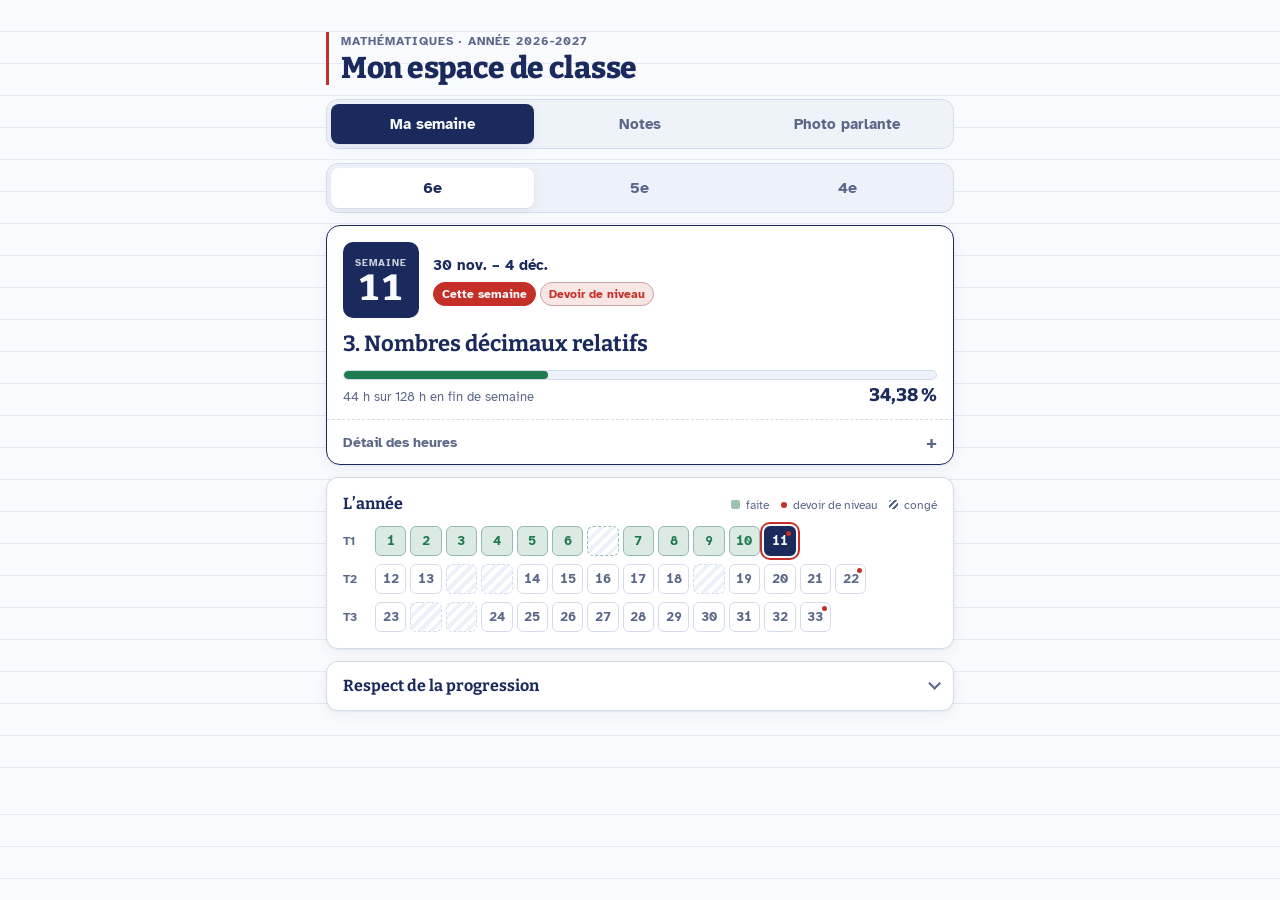
<file: index.html>
<!DOCTYPE html>
<html lang="fr">
<head>
<meta charset="utf-8">
<meta name="viewport" content="width=device-width, initial-scale=1, viewport-fit=cover">
<title>Mon espace de classe</title>
<link rel="preconnect" href="https://fonts.googleapis.com">
<link rel="preconnect" href="https://fonts.gstatic.com" crossorigin>
<link rel="stylesheet" href="https://fonts.googleapis.com/css2?family=Bitter:wght@600;700;800&family=Atkinson+Hyperlegible:wght@400;700&display=swap">
<link rel="stylesheet" href="style.css">
</head>
<body>
<main>
<header class="top">
<p class="eyebrow">Mathématiques · année 2026-2027</p>
<h1>Mon espace de classe</h1>
</header>
<nav class="seg main-nav" id="nav" aria-label="Sections"><button id="b-sem" onclick="showV('sem')">Ma semaine</button><button id="b-notes" onclick="showV('notes')">Notes</button><a href="photo-parlante.html">Photo parlante</a></nav>

<section id="v-sem" class="view">
<div class="lvrow"><div class="seg" id="lv" aria-label="Niveau"></div><button id="today" class="ghost" hidden>Aujourd’hui</button></div>
<section class="hero" id="hero" aria-live="polite"></section>
<div class="card year"><div class="year-h"><b>L’année</b><p class="legend small"><span class="lg-done">faite</span><span class="lg-dn">devoir de niveau</span><span class="lg-off">congé</span></p></div><div id="year"></div></div>
<details class="card fold" id="suivi"><summary>Respect de la progression</summary>
<div class="fold-b"><p class="m">Indique la dernière leçon terminée, régulation comprise, pour voir ton avance ou ton retard.</p>
<select id="sv" class="full" aria-label="Dernière leçon terminée"></select><p id="sv-out" class="sv-out"></p></div></details>
</section>

<section id="v-notes" class="view" hidden><div id="app"></div></section>
</main>
<script src="script.js"></script>
</body>
</html>
</file>
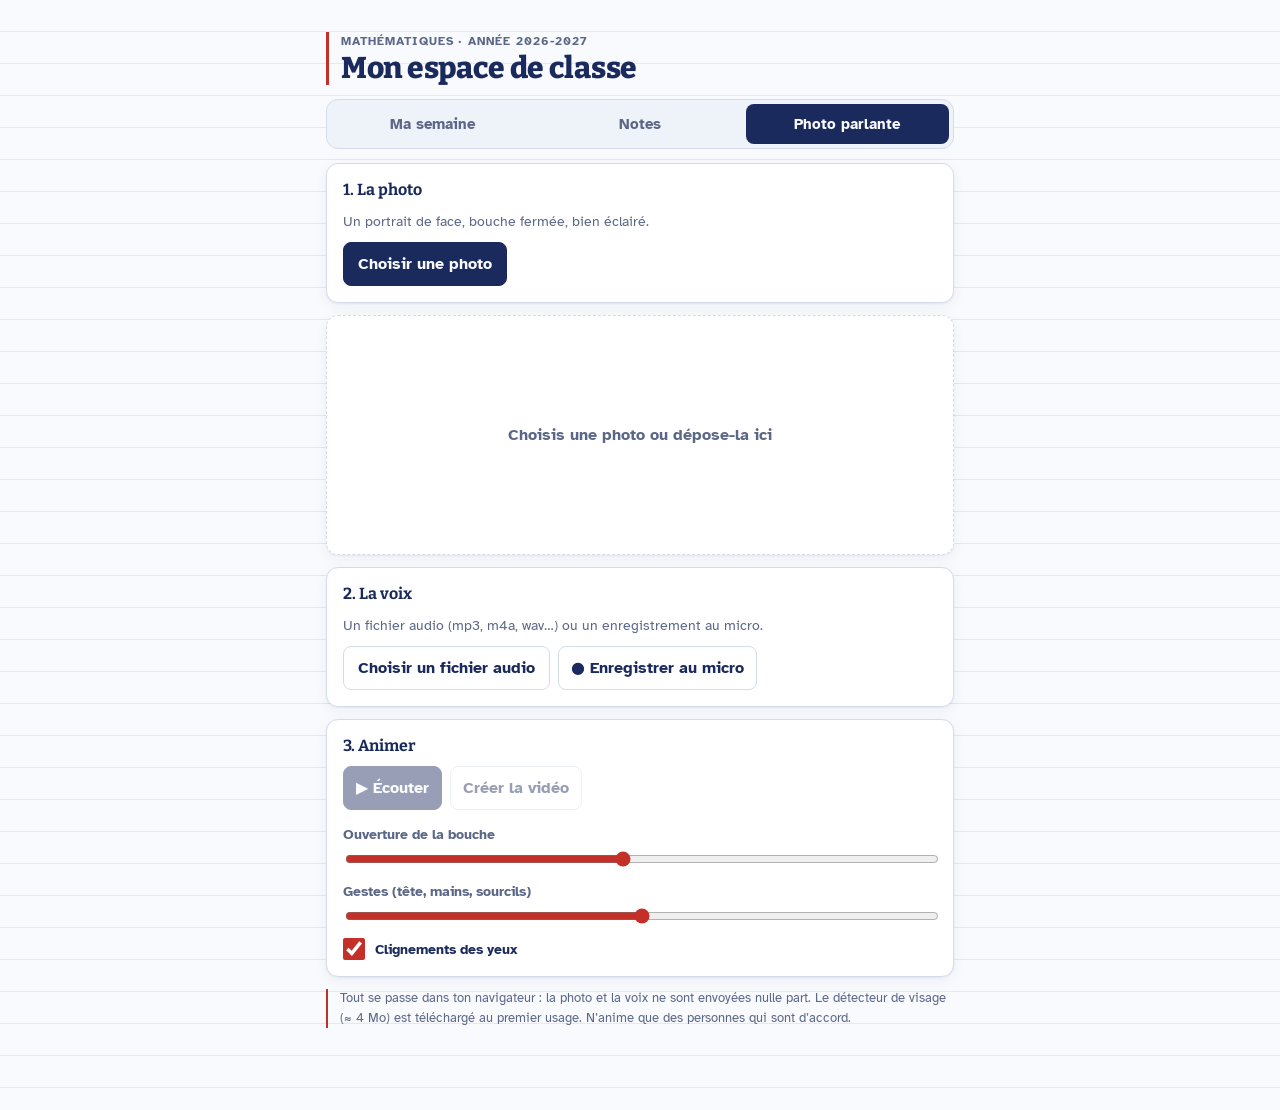
<file: photo-parlante.html>
<!DOCTYPE html>
<html lang="fr">
<head>
<meta charset="utf-8">
<meta name="viewport" content="width=device-width, initial-scale=1, viewport-fit=cover">
<title>Photo parlante</title>
<link rel="preconnect" href="https://fonts.googleapis.com">
<link rel="preconnect" href="https://fonts.gstatic.com" crossorigin>
<link rel="stylesheet" href="https://fonts.googleapis.com/css2?family=Bitter:wght@600;700;800&family=Atkinson+Hyperlegible:wght@400;700&display=swap">
<link rel="stylesheet" href="style.css">
</head>
<body>
<main>
<header class="top">
<p class="eyebrow">Mathématiques · année 2026-2027</p>
<h1>Mon espace de classe</h1>
</header>
<nav class="seg main-nav" aria-label="Sections"><a href="index.html#sem">Ma semaine</a><a href="index.html#notes">Notes</a><a href="photo-parlante.html" class="on" aria-current="page">Photo parlante</a></nav>

<section class="view pp">
<div class="card">
<b>1. La photo</b>
<p class="m">Un portrait de face, bouche fermée, bien éclairé.</p>
<div class="row"><label class="btn pri">Choisir une photo<input type="file" id="f-img" accept="image/*" class="vh"></label>
<button id="b-pick" class="ghost" hidden>Placer la bouche à la main</button></div>
<p id="s-img" class="pp-st" aria-live="polite"></p>
</div>

<div class="card stage" id="stage-box">
<canvas id="stage" width="640" height="640" aria-label="Aperçu de la photo animée"></canvas>
<p class="ph" id="ph">Choisis une photo ou dépose-la ici</p>
</div>

<div class="card">
<b>2. La voix</b>
<p class="m">Un fichier audio (mp3, m4a, wav…) ou un enregistrement au micro.</p>
<div class="row"><label class="btn">Choisir un fichier audio<input type="file" id="f-aud" accept="audio/*,video/*" class="vh"></label>
<button id="b-mic">● Enregistrer au micro</button></div>
<p id="s-aud" class="pp-st" aria-live="polite"></p>
</div>

<div class="card">
<b>3. Animer</b>
<div class="row"><button id="b-play" class="pri" disabled>▶ Écouter</button><button id="b-rec" disabled>Créer la vidéo</button></div>
<div class="sliders">
<label>Ouverture de la bouche<input type="range" id="o-mouth" min="0.3" max="1.8" step="0.05" value="1"></label>
<label>Gestes (tête, mains, sourcils)<input type="range" id="o-head" min="0" max="2" step="0.1" value="1"></label>
<label class="chk"><input type="checkbox" id="o-blink" checked> Clignements des yeux</label>
</div>
<p id="s-out" class="pp-st" aria-live="polite"></p>
<div id="out" hidden><video id="vid" controls playsinline></video><a id="dl" class="btn pri" download>Télécharger la vidéo</a></div>
</div>

<p class="m note">Tout se passe dans ton navigateur : la photo et la voix ne sont envoyées nulle part. Le détecteur de visage (≈ 4 Mo) est téléchargé au premier usage. N’anime que des personnes qui sont d’accord.</p>
</section>
</main>
<script src="photo-parlante.js"></script>
</body>
</html>
</file>
<file: style.css>
/* Cahier du professeur : papier ligné, encre bleue, stylo rouge de correction */
:root{
  --paper:#f8fafd;--rule:#e2e8f4;--ink:#1b2a5c;--mute:#5b6787;--pen:#c42f28;--ok:#1f7a4f;
  --card:#fff;--line:#d4dcec;--tint:#edf1f9;--shadow:0 1px 2px rgba(27,42,92,.06),0 4px 14px rgba(27,42,92,.05);
  --display:Bitter,Georgia,"Times New Roman",serif;--body:"Atkinson Hyperlegible",system-ui,-apple-system,"Segoe UI",sans-serif;
}
@media (prefers-color-scheme:dark){:root:not([data-theme="light"]){
  --paper:#11172a;--rule:#1a2238;--ink:#e3e8f6;--mute:#98a3c1;--pen:#ff7d6e;--ok:#6dd3a0;
  --card:#18203a;--line:#2a3555;--tint:#1e2744;--shadow:0 1px 2px rgba(0,0,0,.3);color-scheme:dark}}
:root[data-theme="dark"]{
  --paper:#11172a;--rule:#1a2238;--ink:#e3e8f6;--mute:#98a3c1;--pen:#ff7d6e;--ok:#6dd3a0;
  --card:#18203a;--line:#2a3555;--tint:#1e2744;--shadow:0 1px 2px rgba(0,0,0,.3);color-scheme:dark}

:root{box-sizing:border-box;padding-top:env(safe-area-inset-top,0px);padding-bottom:env(safe-area-inset-bottom,0px)}
*,*::before,*::after{box-sizing:border-box}
[hidden]{display:none!important}
body{margin:0;background-color:var(--paper);background-image:repeating-linear-gradient(to bottom,transparent 0 31px,var(--rule) 31px 32px);
  color:var(--ink);font:400 16px/1.5 var(--body);-webkit-text-size-adjust:100%}
body::before{content:"";position:fixed;inset:0 0 auto;height:env(safe-area-inset-top,0px);background:var(--paper);z-index:10}
main{max-width:660px;margin:0 auto;padding-block:16px 40px;
  padding-left:max(16px,env(safe-area-inset-left,0px));padding-right:max(16px,env(safe-area-inset-right,0px))}

/* Typographie */
h1{font:800 clamp(23px,6vw,30px)/1.1 var(--display);margin:0;text-wrap:balance;letter-spacing:-.01em}
h2{font:700 19px/1.2 var(--display);margin:28px 0 12px;text-wrap:balance}
.eyebrow,.label{font-size:12px;font-weight:700;letter-spacing:.08em;text-transform:uppercase;color:var(--mute);margin:0}
.label{display:block;margin:0 0 6px}
.m,small{color:var(--mute);font-size:14px}
.m{margin:0 0 12px}
.num{font-variant-numeric:tabular-nums}
.top{display:grid;gap:2px;padding-left:12px;border-left:3px solid var(--pen);margin-bottom:14px}

/* Contrôles */
input,select,textarea,button{font:inherit;color:var(--ink);background:var(--card);border:1px solid var(--line);border-radius:8px;padding:9px 12px;min-height:44px;max-width:100%}
input[type=checkbox]{min-height:0;width:22px;height:22px;accent-color:var(--pen);margin:0;justify-self:center}
textarea{width:100%;min-height:110px;resize:vertical;line-height:1.4}
select{cursor:pointer}
.full{width:100%}
button{cursor:pointer;font-weight:700;transition:background-color .15s,color .15s,border-color .15s}
button:hover{border-color:var(--mute)}
button.pri{background:var(--ink);color:var(--paper);border-color:var(--ink)}
button.dng{color:var(--pen);border-color:color-mix(in srgb,var(--pen) 45%,var(--line));background:transparent}
button.dng.sure{background:var(--pen);color:#fff;border-color:var(--pen)}
button.x{min-height:36px;width:36px;padding:0;color:var(--mute);background:transparent;border-color:transparent;font-size:18px}
button.x:hover{color:var(--pen);border-color:var(--line)}
:focus-visible{outline:2px solid var(--pen);outline-offset:2px}
input.bad{border-color:var(--pen);background:color-mix(in srgb,var(--pen) 12%,var(--card))}
input:disabled{opacity:.45}

/* Contrôle segmenté */
.seg{display:flex;gap:4px;padding:4px;background:var(--tint);border:1px solid var(--line);border-radius:12px}
.seg button{flex:1;border:0;background:transparent;color:var(--mute);border-radius:8px;min-height:40px;padding:6px 8px}
.seg button:hover{color:var(--ink)}
.seg button.on{background:var(--card);color:var(--ink);box-shadow:var(--shadow)}
.main-nav{position:sticky;top:env(safe-area-inset-top,0px);z-index:5;margin-bottom:14px;background:color-mix(in srgb,var(--tint) 92%,transparent);backdrop-filter:blur(6px)}
.main-nav button,.main-nav a{white-space:nowrap;font-size:15px;padding:6px 4px}
.main-nav a{flex:1;display:flex;align-items:center;justify-content:center;min-height:40px;border-radius:8px;color:var(--mute);font-weight:700;text-decoration:none}
.main-nav a:hover{color:var(--ink)}
.main-nav button.on,.main-nav a.on{background:var(--ink);color:var(--paper)}
.view{display:grid;gap:12px}
.view>h2{margin-bottom:-2px}
.lvrow{display:flex;align-items:center;gap:8px}
button.ghost{background:transparent;border-color:var(--pen);color:var(--pen);min-height:44px;white-space:nowrap}
.more{border-top:1px dashed var(--line);margin:0 -16px -16px;padding:0 16px}
.more summary{cursor:pointer;list-style:none;display:flex;justify-content:space-between;align-items:center;min-height:44px;font-size:14px;font-weight:700;color:var(--mute)}
.more summary::-webkit-details-marker{display:none}
.more summary::after{content:"+";font-size:18px}
.more[open] summary::after{content:"–"}
.more-b{display:grid;gap:12px;padding-bottom:16px}
.lvrow .seg{flex:1}
.lvrow .label{margin:0}

/* Cartes */
.card{background:var(--card);border:1px solid var(--line);border-radius:12px;padding:16px;box-shadow:var(--shadow)}
.card>b:first-child,.card-t{display:block;font:700 16px/1.3 var(--display);margin:0 0 10px}
.fold{padding:0}
.fold summary{cursor:pointer;list-style:none;display:flex;justify-content:space-between;align-items:center;gap:10px;padding:14px 16px;font:700 16px/1.3 var(--display);min-height:48px}
.fold summary::-webkit-details-marker{display:none}
.fold summary::after{content:"";width:9px;height:9px;border-right:2px solid var(--mute);border-bottom:2px solid var(--mute);transform:rotate(45deg) translateY(-3px);transition:transform .2s;flex:none}
.fold[open] summary::after{transform:rotate(225deg)}
.fold-b{padding:0 16px 16px}
.sv-out{margin:12px 0 0;line-height:1.6}
.sv-out:empty{display:none}
.ok{color:var(--ok)}.late{color:var(--pen)}

/* Semaine en cours */
.hero{background:var(--card);border:1.5px solid var(--ink);border-radius:14px;padding:16px;box-shadow:var(--shadow);display:grid;gap:12px}
.hero-top{display:flex;gap:14px;align-items:center}
.stamp{flex:none;width:76px;min-height:76px;border-radius:10px;background:var(--ink);color:var(--paper);display:grid;place-content:center;text-align:center;padding:6px 4px}
.stamp span{font-size:10px;font-weight:700;letter-spacing:.1em;text-transform:uppercase;opacity:.8}
.stamp b{font:800 36px/1 var(--display);font-variant-numeric:tabular-nums}
.hero-meta{display:grid;gap:6px;min-width:0}
.dates{margin:0;font-weight:700;font-size:15px}
.lesson{font:700 clamp(18px,5vw,22px)/1.25 var(--display);margin:0;text-wrap:balance}
.tags{display:flex;flex-wrap:wrap;gap:4px}
.tag{display:inline-flex;align-items:center;gap:6px;font-size:12px;font-weight:700;padding:2px 8px;border-radius:999px;background:var(--tint);color:var(--ink);border:1px solid var(--line)}
.tag.red{background:color-mix(in srgb,var(--pen) 12%,var(--card));color:var(--pen);border-color:color-mix(in srgb,var(--pen) 35%,var(--line))}
.tag.now{background:var(--pen);color:#fff;border-color:var(--pen)}
.note{margin:0;font-size:14px;color:var(--mute);padding-left:12px;border-left:2px solid var(--pen)}
.split{display:grid;grid-template-columns:3fr 1fr;gap:3px;height:10px;margin-bottom:8px}
.split i{border-radius:3px;background:var(--ink)}
.split i+i{background:var(--pen)}
.legend{display:flex;flex-wrap:wrap;gap:4px 16px;font-size:14px;color:var(--mute);margin:0}
.legend span{display:inline-flex;align-items:center;gap:6px}
.legend span::before{content:"";width:10px;height:10px;border-radius:2px;background:var(--ink)}
.legend span+span::before{background:var(--pen)}
.scroll{overflow-x:auto;min-width:0}
.hrs{width:100%;border-collapse:collapse;font-size:14px}
.hrs th{font-size:11px;font-weight:700;letter-spacing:.06em;text-transform:uppercase;color:var(--mute);text-align:right;padding:0 6px 6px;border-bottom:1px solid var(--line);white-space:nowrap}
.hrs th:first-child{text-align:left;padding-left:0}
.hrs td{padding:8px 6px;border-bottom:1px dashed var(--line);text-align:right;vertical-align:top;font-variant-numeric:tabular-nums;white-space:nowrap}
.hrs td:first-child{text-align:left;white-space:normal;padding-left:0;font-weight:700}
.hrs td small{display:block;font-weight:400}
.prog{display:grid;gap:4px}
.prog-l{display:flex;justify-content:space-between;align-items:baseline;gap:8px;font-size:13px;color:var(--mute);margin:0}
.prog-l b{font:800 18px var(--display);color:var(--ink);font-variant-numeric:tabular-nums}
.bar{height:10px;background:var(--tint);border:1px solid var(--line);border-radius:6px;overflow:hidden}
.bar i{display:block;height:100%;background:var(--ok);border-radius:6px}

/* Grille de l'année */
.year{display:grid;gap:12px}
.year-h{display:flex;justify-content:space-between;align-items:baseline;gap:6px 12px;flex-wrap:wrap}
.year-h b{font:700 16px var(--display)}
#year{display:grid;gap:8px}
.tri{display:grid;grid-template-columns:24px 1fr;gap:8px;align-items:start}
.tri-l{font:700 12px/30px var(--body);color:var(--mute)}
.cells{display:grid;grid-template-columns:repeat(auto-fill,minmax(30px,1fr));gap:4px}
.cell{min-height:30px;height:30px;padding:0;border-radius:6px;font:700 13px var(--body);font-variant-numeric:tabular-nums;color:var(--mute);background:var(--card);border:1px solid var(--line);position:relative}
.cell.done{background:color-mix(in srgb,var(--ok) 16%,var(--card));border-color:color-mix(in srgb,var(--ok) 35%,var(--line));color:var(--ok)}
.cell.off{background:repeating-linear-gradient(135deg,var(--tint) 0 4px,transparent 4px 8px);border-style:dashed}
.cell.dn::after{content:"";position:absolute;top:3px;right:3px;width:5px;height:5px;border-radius:50%;background:var(--pen)}
.cell.today{border:2px solid var(--pen);color:var(--pen)}
.cell.sel{background:var(--ink);border-color:var(--ink);color:var(--paper)}
.cell.sel.today{box-shadow:0 0 0 2px var(--paper),0 0 0 4px var(--pen)}
.legend.small{font-size:12px;gap:4px 12px}
.legend.small span::before{width:9px;height:9px}
.legend.small .lg-done::before{background:color-mix(in srgb,var(--ok) 45%,var(--card))}
.legend.small .lg-dn::before{background:var(--pen);border-radius:50%;width:6px;height:6px}
.legend.small .lg-off::before{background:repeating-linear-gradient(135deg,var(--mute) 0 2px,transparent 2px 4px)}

/* Notes */
.notes{display:grid;gap:14px}
.form{display:grid;gap:10px;grid-template-columns:repeat(3,1fr)}
.form .wide{grid-column:1/-1}
.form label{display:grid;gap:4px;font-size:13px;font-weight:700;color:var(--mute);min-width:0}
.form input,.form select{width:100%}
.row{display:flex;gap:8px;flex-wrap:wrap;align-items:center}
.row>input[type=text]{flex:1;min-width:150px}
.stats{display:grid;grid-template-columns:repeat(3,1fr);gap:8px}
.stats div{background:var(--card);border:1px solid var(--line);border-radius:10px;padding:10px 6px;text-align:center;font-size:12px;font-weight:700;letter-spacing:.04em;text-transform:uppercase;color:var(--mute)}
.stats b{display:block;font:800 22px/1.2 var(--display);letter-spacing:0;text-transform:none;color:var(--ink);font-variant-numeric:tabular-nums;margin-top:2px}
.list{display:grid}
.st{display:grid;grid-template-columns:1fr 92px 44px 48px;gap:8px;align-items:center;padding:8px 0;border-bottom:1px dashed var(--line);font-size:15px}
.st:last-child{border-bottom:0}
.st.h{padding-top:0;font-size:11px;font-weight:700;letter-spacing:.06em;text-transform:uppercase;color:var(--mute);border-bottom:1px solid var(--line)}
.st.h span:nth-child(2){text-align:right}.st.h span:nth-child(3),.st.h span:nth-child(4){text-align:center}
.st input[type=number]{width:92px;text-align:right;font-variant-numeric:tabular-nums}
.st.two{grid-template-columns:1fr 36px;padding:4px 0}
.st span{min-width:0;overflow-wrap:anywhere}
.rk{font:800 16px var(--display);color:var(--pen);text-align:center;font-variant-numeric:tabular-nums}
table.rank{width:100%;border-collapse:collapse;font-size:15px}
.rank td,.rank th{padding:10px 6px;border-bottom:1px dashed var(--line);text-align:left}
.rank tr:last-child td{border-bottom:0}
.rank th{font-size:11px;font-weight:700;letter-spacing:.06em;text-transform:uppercase;color:var(--mute);border-bottom:1px solid var(--line);padding-top:0}
.rank td.n,.rank th.n{text-align:right;font-weight:700;font-variant-numeric:tabular-nums}
.rank td:first-child,.rank th:first-child{padding-left:0}
.rank td:last-child,.rank th:last-child{padding-right:0}
.ap{display:inline-block;font-size:12px;font-weight:700;padding:2px 8px;border-radius:999px;background:var(--tint);color:var(--mute);white-space:nowrap}
.ap.a4,.ap.a3{color:var(--ok);background:color-mix(in srgb,var(--ok) 12%,var(--card))}
.ap.a0{color:var(--pen);background:color-mix(in srgb,var(--pen) 12%,var(--card))}
.msg{font-size:14px;color:var(--ok);font-weight:700}
.empty{text-align:center;padding:28px 18px}
.empty p{margin:6px 0 0}

/* Photo parlante */
.btn{display:inline-flex;align-items:center;justify-content:center;min-height:44px;padding:9px 14px;border:1px solid var(--line);border-radius:8px;background:var(--card);color:var(--ink);font-weight:700;cursor:pointer;text-decoration:none}
.btn:hover{border-color:var(--mute)}
.btn{position:relative}
.vh{position:absolute;inset:0;width:100%;height:100%;opacity:0;cursor:pointer;min-height:0;padding:0;border:0;font-size:0}
.btn.pri{background:var(--ink);color:var(--paper);border-color:var(--ink)}
label.btn:focus-within,.btn:focus-visible{outline:2px solid var(--pen);outline-offset:2px}
button:disabled{opacity:.45;cursor:not-allowed}
button.live{background:var(--pen);color:#fff;border-color:var(--pen)}
.pp .m{margin:0 0 10px}
.pp-st{margin:8px 0 0;font-size:14px;color:var(--ok);font-weight:700;min-height:1.5em}
.pp-st.bad{color:var(--pen)}
.pp-st:empty{display:none}
.stage{padding:8px;display:grid;place-items:center;min-height:240px;border-style:dashed;position:relative}
.stage.has{border-style:solid;min-height:0}
.stage.over{border-color:var(--pen);background:var(--tint)}
.stage canvas{display:block;max-width:100%;max-height:70vh;border-radius:6px;background:#000}
.stage:not(.has) canvas{display:none}
.ph{margin:0;color:var(--mute);font-weight:700;cursor:pointer;text-align:center;padding:24px}
.sliders{display:grid;gap:12px;margin-top:14px}
.sliders label{display:grid;gap:4px;font-size:14px;font-weight:700;color:var(--mute)}
.sliders label.chk{display:flex;align-items:center;gap:10px;color:var(--ink)}
.sliders input[type=range]{min-height:0;padding:0;border:0;background:transparent;accent-color:var(--pen);width:100%}
#out{display:grid;gap:10px;margin-top:12px}
#out video{width:100%;max-height:70vh;border-radius:8px;background:#000}
.note{font-size:13px}
@media (min-width:560px){main{padding-block:32px 72px}}
@media (prefers-reduced-motion:reduce){*{transition:none!important}}
.rk.none{color:var(--mute)}
</file>
